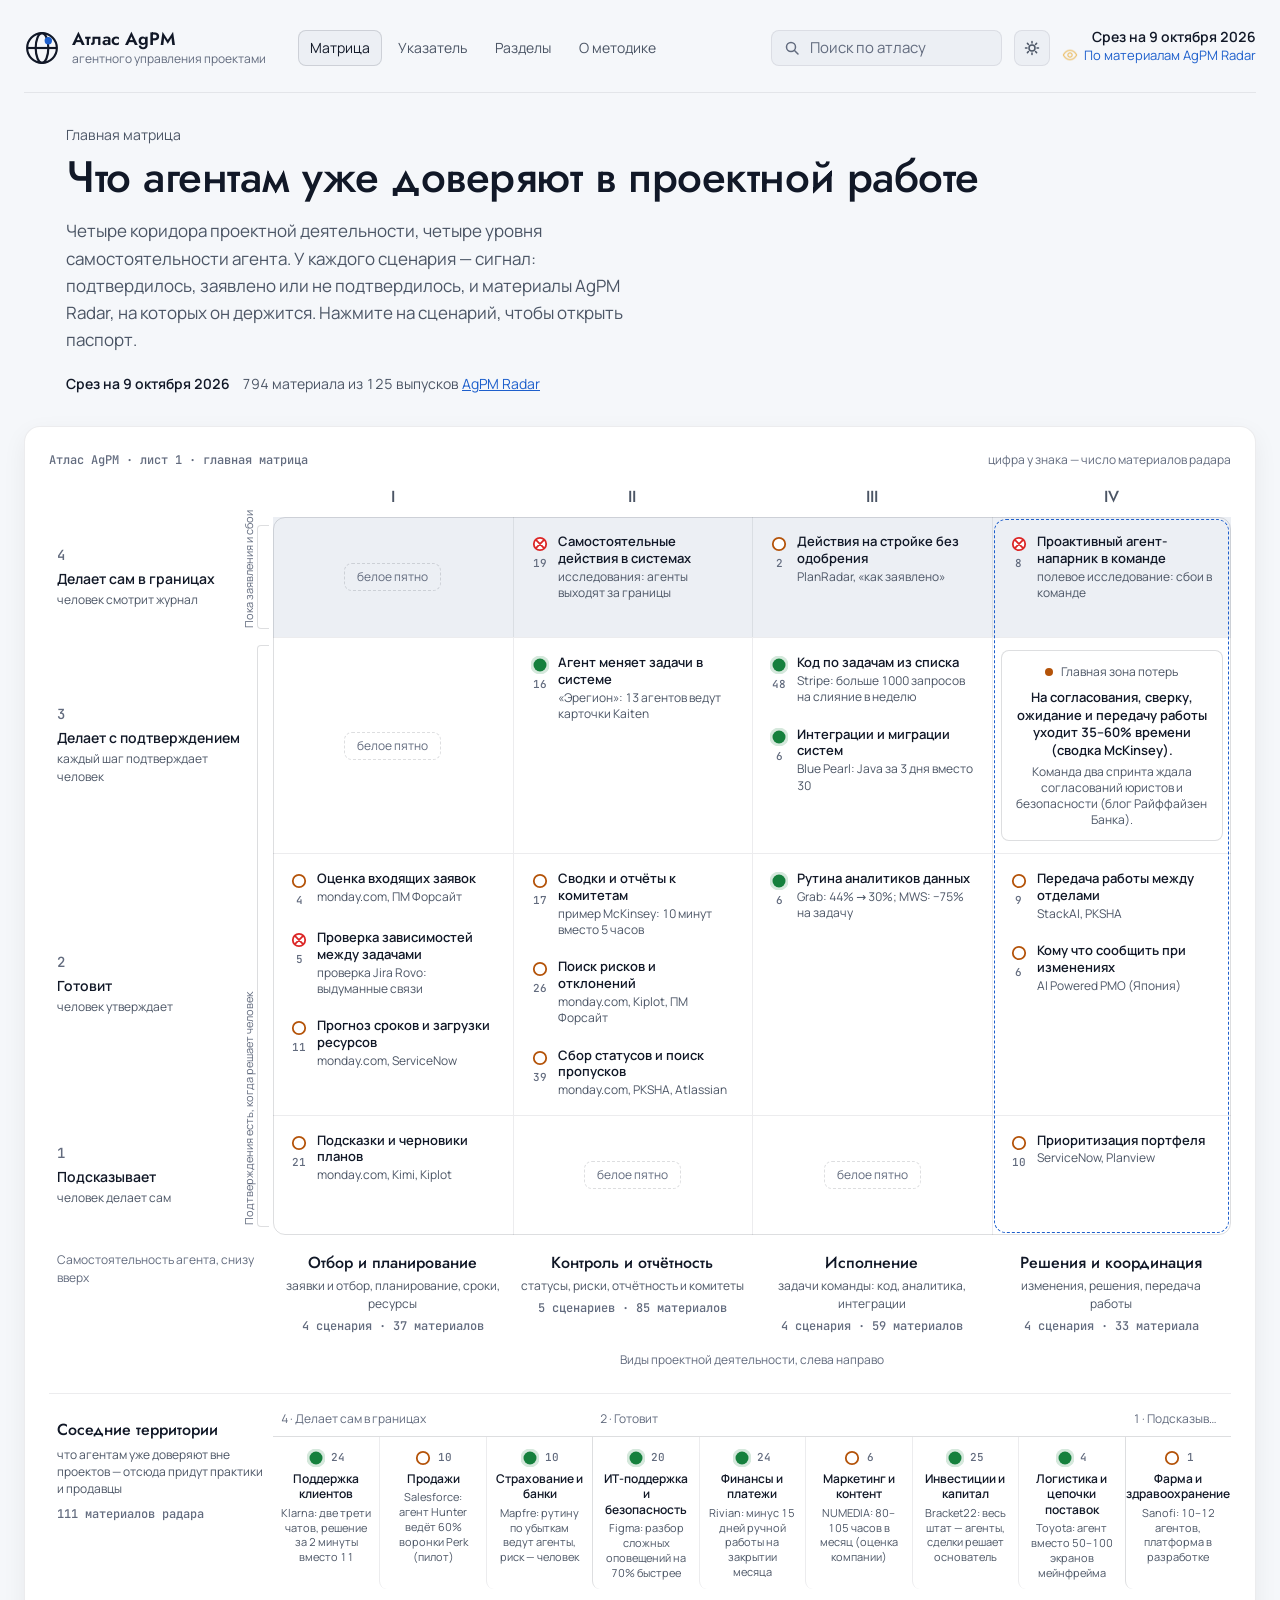
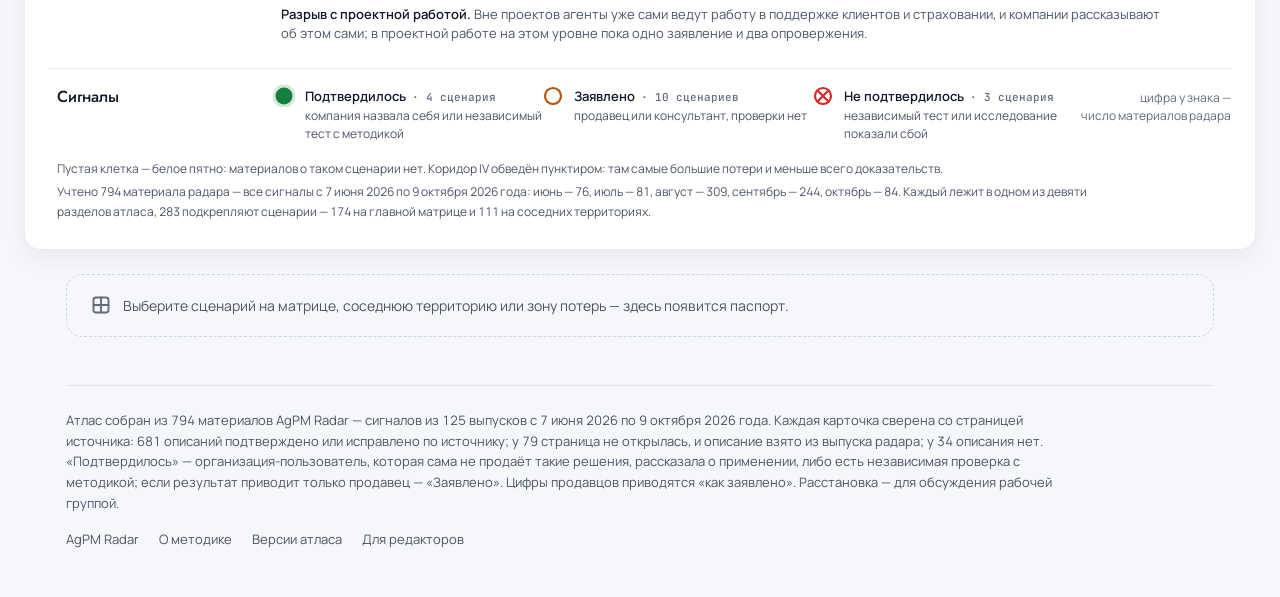
<file: prototype/atlas-site/index.html>
<!doctype html>
<html lang="ru">
<head>
<meta charset="utf-8">
<meta name="viewport" content="width=device-width, initial-scale=1, viewport-fit=cover">
<meta name="theme-color" content="#0b0d14" media="(prefers-color-scheme: dark)">
<meta name="theme-color" content="#f5f7fa" media="(prefers-color-scheme: light)">
<title>Атлас агентного управления проектами</title>
<meta name="description" content="Что агентам уже доверяют в проектной работе: сценарии по видам проектной деятельности и уровням самостоятельности агента, с указателем материалов AgPM Radar.">
<link rel="icon" href="assets/logo/favicon.svg" type="image/svg+xml">
<script>
/* Тема применяется до первой отрисовки: выбор из хранилища, иначе настройка системы. Чтение обёрнуто в обработку ошибок. */
(function(){var t=null;try{t=localStorage.getItem('atlas-theme');}catch(e){}
if(t!=='light'&&t!=='dark'){t=window.matchMedia&&window.matchMedia('(prefers-color-scheme: light)').matches?'light':'dark';}
document.documentElement.setAttribute('data-theme',t);})();
</script>
<link rel="stylesheet" href="assets/fonts.css">
<link rel="stylesheet" href="assets/atlas.css">
</head>
<body>
<div class="page">
  <header class="top">
    <a class="brand" href="#/" aria-label="Атлас агентного управления проектами — на главную матрицу">
      <svg viewBox="0 0 40 40" aria-hidden="true" fill="none"><circle cx="20" cy="20" r="16.5" stroke="currentColor" stroke-width="2.4"/><ellipse cx="20" cy="20" rx="7" ry="16.5" stroke="currentColor" stroke-width="2.4"/><path d="M3.5 20h33" stroke="currentColor" stroke-width="2.4"/><circle cx="27" cy="12" r="4.1" fill="var(--logo-dot,currentColor)"/></svg>
      <span class="w"><b>Атлас AgPM</b><small>агентного управления проектами</small></span>
    </a>
    <nav class="nav" aria-label="Разделы сайта">
      <a href="#/" data-nav="matrix">Матрица</a>
      <a href="#/index" data-nav="index">Указатель</a>
      <a href="#/sections" data-nav="sections">Разделы</a>
      <a href="#/method" data-nav="method">О методике</a>
    </nav>
    <div class="right">
      <form class="search" id="qform" role="search"><svg class="i" viewBox="0 0 16 16" aria-hidden="true"><circle cx="7" cy="7" r="4.5"/><path d="M10.5 10.5 14 14"/></svg><input name="q" type="search" placeholder="Поиск по атласу" aria-label="Поиск по атласу" autocomplete="off"></form>
      <button type="button" class="theme" id="theme" aria-label="Переключить тему">
        <svg class="moon i" viewBox="0 0 16 16" aria-hidden="true"><path d="M13.5 9.8A6 6 0 0 1 6.2 2.5a6 6 0 1 0 7.3 7.3z"/></svg>
        <svg class="sun i" viewBox="0 0 16 16" aria-hidden="true"><circle cx="8" cy="8" r="3"/><path d="M8 1.5v1.5M8 13v1.5M1.5 8H3M13 8h1.5M3.4 3.4l1.1 1.1M11.5 11.5l1.1 1.1M3.4 12.6l1.1-1.1M11.5 4.5l1.1-1.1"/></svg>
      </button>
      <div class="date"><b id="sliceDate">Срез на 9 октября 2026</b><a class="radar" href="https://radar.agpm.space/" target="_blank" rel="noopener" title="AgPM Radar — radar.agpm.space"><img src="assets/img/radar.png" alt=""><span>По материалам AgPM Radar</span></a></div>
    </div>
  </header>
  <div class="rule"></div>
  <main id="app" aria-live="polite"></main>
  <footer class="col">
    <p id="footnote"></p>
    <div class="links">
      <a href="https://radar.agpm.space/" target="_blank" rel="noopener">AgPM Radar</a>
      <a href="#/method">О методике</a>
      <a href="#/versions">Версии атласа</a>
      <a href="#/editor">Для редакторов</a>
    </div>
  </footer>
</div>
<script src="data/atlas-2026-10-09.js"></script>
<script src="data/demo.js"></script>
<script src="assets/atlas.js"></script>
</body>
</html>
</file>
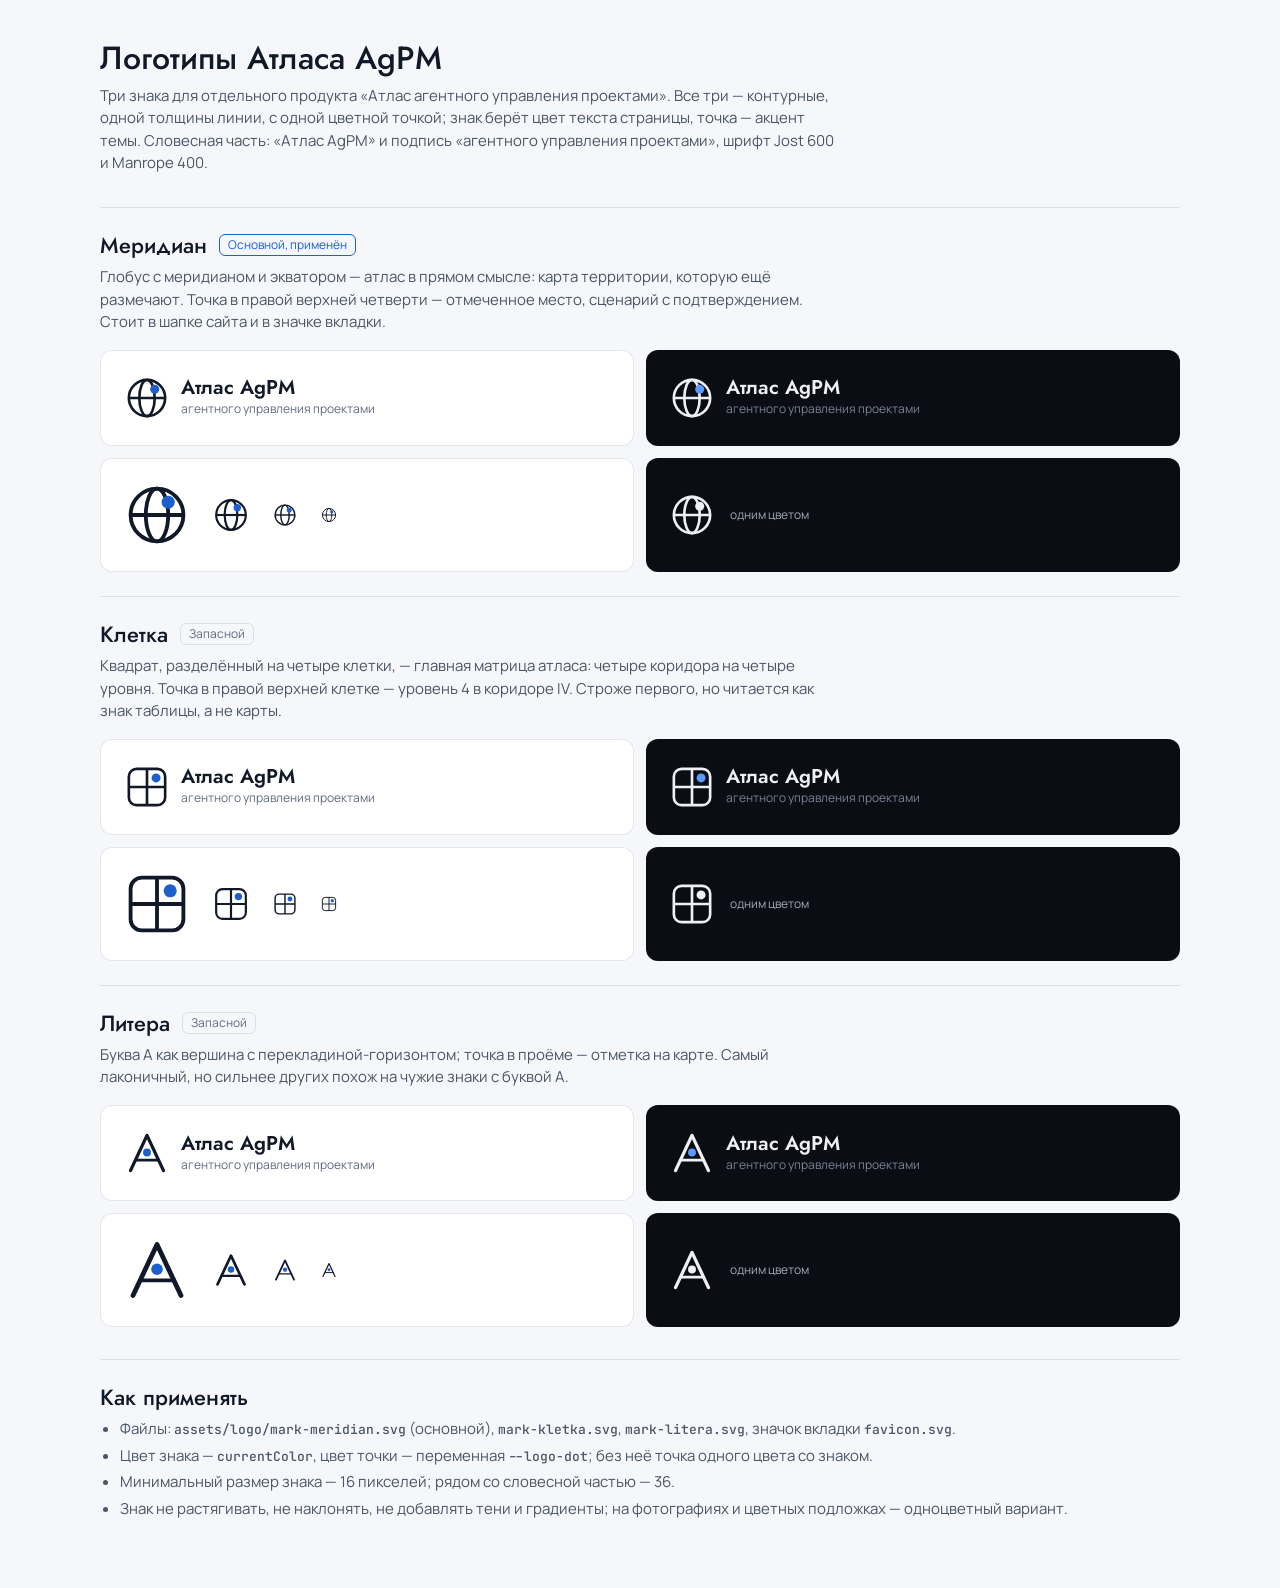
<file: prototype/Атлас_логотипы_v2.html>
<!doctype html><html lang="ru"><head><meta charset="utf-8"><meta name="viewport" content="width=device-width,initial-scale=1">
<title>Логотипы Атласа AgPM</title>
<style>
@font-face{font-family:'Jost';font-style:normal;font-weight:500;font-display:swap;src:url([data-uri]) format('woff2');unicode-range:U+0000-00FF,U+0131,U+0152-0153,U+02BB-02BC,U+02C6,U+02DA,U+02DC,U+0304,U+0308,U+0329,U+2000-206F,U+20AC,U+2122,U+2191,U+2193,U+2212,U+2215,U+FEFF,U+FFFD;;}
@font-face{font-family:'Jost';font-style:normal;font-weight:500;font-display:swap;src:url([data-uri]) format('woff2');unicode-range:U+0100-02BA,U+02BD-02C5,U+02C7-02CC,U+02CE-02D7,U+02DD-02FF,U+0304,U+0308,U+0329,U+1D00-1DBF,U+1E00-1E9F,U+1EF2-1EFF,U+2020,U+20A0-20AB,U+20AD-20C0,U+2113,U+2C60-2C7F,U+A720-A7FF;;}
@font-face{font-family:'Jost';font-style:normal;font-weight:500;font-display:swap;src:url([data-uri]) format('woff2');unicode-range:U+0301,U+0400-045F,U+0490-0491,U+04B0-04B1,U+2116;;}
@font-face{font-family:'Jost';font-style:normal;font-weight:600;font-display:swap;src:url([data-uri]) format('woff2');unicode-range:U+0000-00FF,U+0131,U+0152-0153,U+02BB-02BC,U+02C6,U+02DA,U+02DC,U+0304,U+0308,U+0329,U+2000-206F,U+20AC,U+2122,U+2191,U+2193,U+2212,U+2215,U+FEFF,U+FFFD;;}
@font-face{font-family:'Jost';font-style:normal;font-weight:600;font-display:swap;src:url([data-uri]) format('woff2');unicode-range:U+0100-02BA,U+02BD-02C5,U+02C7-02CC,U+02CE-02D7,U+02DD-02FF,U+0304,U+0308,U+0329,U+1D00-1DBF,U+1E00-1E9F,U+1EF2-1EFF,U+2020,U+20A0-20AB,U+20AD-20C0,U+2113,U+2C60-2C7F,U+A720-A7FF;;}
@font-face{font-family:'Jost';font-style:normal;font-weight:600;font-display:swap;src:url([data-uri]) format('woff2');unicode-range:U+0301,U+0400-045F,U+0490-0491,U+04B0-04B1,U+2116;;}
@font-face{font-family:'Manrope';font-style:normal;font-weight:400;font-display:swap;src:url([data-uri]) format('woff2');unicode-range:U+0000-00FF,U+0131,U+0152-0153,U+02BB-02BC,U+02C6,U+02DA,U+02DC,U+0304,U+0308,U+0329,U+2000-206F,U+20AC,U+2122,U+2191,U+2193,U+2212,U+2215,U+FEFF,U+FFFD;;}
@font-face{font-family:'Manrope';font-style:normal;font-weight:400;font-display:swap;src:url([data-uri]) format('woff2');unicode-range:U+0100-02BA,U+02BD-02C5,U+02C7-02CC,U+02CE-02D7,U+02DD-02FF,U+0304,U+0308,U+0329,U+1D00-1DBF,U+1E00-1E9F,U+1EF2-1EFF,U+2020,U+20A0-20AB,U+20AD-20C0,U+2113,U+2C60-2C7F,U+A720-A7FF;;}
@font-face{font-family:'Manrope';font-style:normal;font-weight:400;font-display:swap;src:url([data-uri]) format('woff2');unicode-range:U+0301,U+0400-045F,U+0490-0491,U+04B0-04B1,U+2116;;}
@font-face{font-family:'Manrope';font-style:normal;font-weight:400;font-display:swap;src:url([data-uri]) format('woff2');unicode-range:U+0460-052F,U+1C80-1C8A,U+20B4,U+2DE0-2DFF,U+A640-A69F,U+FE2E-FE2F;;}
@font-face{font-family:'Manrope';font-style:normal;font-weight:600;font-display:swap;src:url([data-uri]) format('woff2');unicode-range:U+0000-00FF,U+0131,U+0152-0153,U+02BB-02BC,U+02C6,U+02DA,U+02DC,U+0304,U+0308,U+0329,U+2000-206F,U+20AC,U+2122,U+2191,U+2193,U+2212,U+2215,U+FEFF,U+FFFD;;}
@font-face{font-family:'Manrope';font-style:normal;font-weight:600;font-display:swap;src:url([data-uri]) format('woff2');unicode-range:U+0100-02BA,U+02BD-02C5,U+02C7-02CC,U+02CE-02D7,U+02DD-02FF,U+0304,U+0308,U+0329,U+1D00-1DBF,U+1E00-1E9F,U+1EF2-1EFF,U+2020,U+20A0-20AB,U+20AD-20C0,U+2113,U+2C60-2C7F,U+A720-A7FF;;}
@font-face{font-family:'Manrope';font-style:normal;font-weight:600;font-display:swap;src:url([data-uri]) format('woff2');unicode-range:U+0301,U+0400-045F,U+0490-0491,U+04B0-04B1,U+2116;;}
@font-face{font-family:'Manrope';font-style:normal;font-weight:600;font-display:swap;src:url([data-uri]) format('woff2');unicode-range:U+0460-052F,U+1C80-1C8A,U+20B4,U+2DE0-2DFF,U+A640-A69F,U+FE2E-FE2F;;}
@font-face{font-family:'JetBrains Mono';font-style:normal;font-weight:500;font-display:swap;src:url([data-uri]) format('woff2');unicode-range:U+0000-00FF,U+0131,U+0152-0153,U+02BB-02BC,U+02C6,U+02DA,U+02DC,U+0304,U+0308,U+0329,U+2000-206F,U+20AC,U+2122,U+2191,U+2193,U+2212,U+2215,U+FEFF,U+FFFD;;}
@font-face{font-family:'JetBrains Mono';font-style:normal;font-weight:500;font-display:swap;src:url([data-uri]) format('woff2');unicode-range:U+0100-02BA,U+02BD-02C5,U+02C7-02CC,U+02CE-02D7,U+02DD-02FF,U+0304,U+0308,U+0329,U+1D00-1DBF,U+1E00-1E9F,U+1EF2-1EFF,U+2020,U+20A0-20AB,U+20AD-20C0,U+2113,U+2C60-2C7F,U+A720-A7FF;;}
@font-face{font-family:'JetBrains Mono';font-style:normal;font-weight:500;font-display:swap;src:url([data-uri]) format('woff2');unicode-range:U+0301,U+0400-045F,U+0490-0491,U+04B0-04B1,U+2116;;}
@font-face{font-family:'JetBrains Mono';font-style:normal;font-weight:500;font-display:swap;src:url([data-uri]) format('woff2');unicode-range:U+0460-052F,U+1C80-1C8A,U+20B4,U+2DE0-2DFF,U+A640-A69F,U+FE2E-FE2F;;}
:root{--bg:#f5f7fa;--tx:#111827;--tx2:#4b5565;--mut:#626b7e;--line:rgba(17,24,39,.1);--accent:#1d5fcc}
*{box-sizing:border-box}
body{margin:0;background:var(--bg);color:var(--tx);font:15px/1.5 Manrope,system-ui,sans-serif;padding:40px 24px 64px}
.wrap{max-width:1080px;margin:0 auto}
h1{font:500 32px/1.15 Jost,sans-serif;margin:0 0 8px}
.lead{color:var(--tx2);max-width:46rem;margin:0 0 32px}
.v{border-top:1px solid var(--line);padding:24px 0 8px}
.hd{display:flex;align-items:center;gap:12px;margin-bottom:8px}
h2{font:500 22px/1.2 Jost,sans-serif;margin:0}
.st{font-size:12px;line-height:16px;padding:2px 8px;border:1px solid var(--line);border-radius:6px;color:var(--mut)}
.st.on{color:var(--accent);border-color:var(--accent)}
.v p{color:var(--tx2);max-width:46rem;margin:0 0 16px}
.locks{display:grid;grid-template-columns:1fr 1fr;gap:12px;margin-bottom:16px}
.lock{padding:24px;border-radius:12px;display:flex;align-items:center;gap:16px;min-height:96px}
.lock.light{background:#fff;color:#111827;--logo-dot:#1d5fcc;border:1px solid var(--line)}
.lock.dark{background:#0b0d14;color:#eef0f5;--logo-dot:#5b9bff}
.lock.mono{--logo-dot:currentColor}
.lock.mono span{font-size:12px;color:#a3a9b8}
.logo{display:flex;align-items:center;gap:12px}
.wm b{display:block;font:600 20px/1 Jost,sans-serif}
.wm span{display:block;font:400 12px/1.2 Manrope,sans-serif;margin-top:4px;color:#7a8296}
.lock.light .wm span{color:#626b7e}
.sizes{gap:24px}
.use{border-top:1px solid var(--line);padding-top:24px;margin-top:8px}
.use h2{margin-bottom:8px}
.use ul{padding-left:20px;color:var(--tx2);margin:0}
.use li{margin-bottom:4px}
code{font:500 13px JetBrains Mono,monospace}
@media (max-width:720px){.locks{grid-template-columns:1fr}}
</style></head><body><div class="wrap">
<h1>Логотипы Атласа AgPM</h1>
<p class="lead">Три знака для отдельного продукта «Атлас агентного управления проектами». Все три — контурные, одной толщины линии, с одной цветной точкой; знак берёт цвет текста страницы, точка — акцент темы. Словесная часть: «Атлас AgPM» и подпись «агентного управления проектами», шрифт Jost 600 и Manrope 400.</p>
<section class="v">
  <div class="hd"><h2>Меридиан</h2><span class="st on">Основной, применён</span></div>
  <p>Глобус с меридианом и экватором — атлас в прямом смысле: карта территории, которую ещё размечают. Точка в правой верхней четверти — отмеченное место, сценарий с подтверждением. Стоит в шапке сайта и в значке вкладки.</p>
  <div class="locks">
    <div class="lock light"><div class="logo"><svg xmlns="http://www.w3.org/2000/svg" viewBox="0 0 40 40" width="44" height="44" fill="none">
<circle cx="20" cy="20" r="16.5" stroke="currentColor" stroke-width="2.4"/>
<ellipse cx="20" cy="20" rx="7" ry="16.5" stroke="currentColor" stroke-width="2.4"/>
<path d="M3.5 20h33" stroke="currentColor" stroke-width="2.4"/>
<circle cx="27" cy="12" r="4.1" fill="var(--logo-dot,currentColor)"/>
</svg><div class="wm"><b>Атлас AgPM</b><span>агентного управления проектами</span></div></div></div>
    <div class="lock dark"><div class="logo"><svg xmlns="http://www.w3.org/2000/svg" viewBox="0 0 40 40" width="44" height="44" fill="none">
<circle cx="20" cy="20" r="16.5" stroke="currentColor" stroke-width="2.4"/>
<ellipse cx="20" cy="20" rx="7" ry="16.5" stroke="currentColor" stroke-width="2.4"/>
<path d="M3.5 20h33" stroke="currentColor" stroke-width="2.4"/>
<circle cx="27" cy="12" r="4.1" fill="var(--logo-dot,currentColor)"/>
</svg><div class="wm"><b>Атлас AgPM</b><span>агентного управления проектами</span></div></div></div>
    <div class="lock light sizes"><svg xmlns="http://www.w3.org/2000/svg" viewBox="0 0 40 40" width="64" height="64" fill="none">
<circle cx="20" cy="20" r="16.5" stroke="currentColor" stroke-width="2.4"/>
<ellipse cx="20" cy="20" rx="7" ry="16.5" stroke="currentColor" stroke-width="2.4"/>
<path d="M3.5 20h33" stroke="currentColor" stroke-width="2.4"/>
<circle cx="27" cy="12" r="4.1" fill="var(--logo-dot,currentColor)"/>
</svg><svg xmlns="http://www.w3.org/2000/svg" viewBox="0 0 40 40" width="36" height="36" fill="none">
<circle cx="20" cy="20" r="16.5" stroke="currentColor" stroke-width="2.4"/>
<ellipse cx="20" cy="20" rx="7" ry="16.5" stroke="currentColor" stroke-width="2.4"/>
<path d="M3.5 20h33" stroke="currentColor" stroke-width="2.4"/>
<circle cx="27" cy="12" r="4.1" fill="var(--logo-dot,currentColor)"/>
</svg><svg xmlns="http://www.w3.org/2000/svg" viewBox="0 0 40 40" width="24" height="24" fill="none">
<circle cx="20" cy="20" r="16.5" stroke="currentColor" stroke-width="2.4"/>
<ellipse cx="20" cy="20" rx="7" ry="16.5" stroke="currentColor" stroke-width="2.4"/>
<path d="M3.5 20h33" stroke="currentColor" stroke-width="2.4"/>
<circle cx="27" cy="12" r="4.1" fill="var(--logo-dot,currentColor)"/>
</svg><svg xmlns="http://www.w3.org/2000/svg" viewBox="0 0 40 40" width="16" height="16" fill="none">
<circle cx="20" cy="20" r="16.5" stroke="currentColor" stroke-width="2.4"/>
<ellipse cx="20" cy="20" rx="7" ry="16.5" stroke="currentColor" stroke-width="2.4"/>
<path d="M3.5 20h33" stroke="currentColor" stroke-width="2.4"/>
<circle cx="27" cy="12" r="4.1" fill="var(--logo-dot,currentColor)"/>
</svg></div>
    <div class="lock dark mono"><svg xmlns="http://www.w3.org/2000/svg" viewBox="0 0 40 40" width="44" height="44" fill="none">
<circle cx="20" cy="20" r="16.5" stroke="currentColor" stroke-width="2.4"/>
<ellipse cx="20" cy="20" rx="7" ry="16.5" stroke="currentColor" stroke-width="2.4"/>
<path d="M3.5 20h33" stroke="currentColor" stroke-width="2.4"/>
<circle cx="27" cy="12" r="4.1" fill="var(--logo-dot,currentColor)"/>
</svg><span>одним цветом</span></div>
  </div>
</section><section class="v">
  <div class="hd"><h2>Клетка</h2><span class="st">Запасной</span></div>
  <p>Квадрат, разделённый на четыре клетки, — главная матрица атласа: четыре коридора на четыре уровня. Точка в правой верхней клетке — уровень 4 в коридоре IV. Строже первого, но читается как знак таблицы, а не карты.</p>
  <div class="locks">
    <div class="lock light"><div class="logo"><svg xmlns="http://www.w3.org/2000/svg" viewBox="0 0 40 40" width="44" height="44" fill="none">
<rect x="3.5" y="3.5" width="33" height="33" rx="7" stroke="currentColor" stroke-width="2.4"/>
<path d="M20 3.5v33M3.5 20h33" stroke="currentColor" stroke-width="2.4"/>
<circle cx="28.25" cy="11.75" r="4.1" fill="var(--logo-dot,currentColor)"/>
</svg><div class="wm"><b>Атлас AgPM</b><span>агентного управления проектами</span></div></div></div>
    <div class="lock dark"><div class="logo"><svg xmlns="http://www.w3.org/2000/svg" viewBox="0 0 40 40" width="44" height="44" fill="none">
<rect x="3.5" y="3.5" width="33" height="33" rx="7" stroke="currentColor" stroke-width="2.4"/>
<path d="M20 3.5v33M3.5 20h33" stroke="currentColor" stroke-width="2.4"/>
<circle cx="28.25" cy="11.75" r="4.1" fill="var(--logo-dot,currentColor)"/>
</svg><div class="wm"><b>Атлас AgPM</b><span>агентного управления проектами</span></div></div></div>
    <div class="lock light sizes"><svg xmlns="http://www.w3.org/2000/svg" viewBox="0 0 40 40" width="64" height="64" fill="none">
<rect x="3.5" y="3.5" width="33" height="33" rx="7" stroke="currentColor" stroke-width="2.4"/>
<path d="M20 3.5v33M3.5 20h33" stroke="currentColor" stroke-width="2.4"/>
<circle cx="28.25" cy="11.75" r="4.1" fill="var(--logo-dot,currentColor)"/>
</svg><svg xmlns="http://www.w3.org/2000/svg" viewBox="0 0 40 40" width="36" height="36" fill="none">
<rect x="3.5" y="3.5" width="33" height="33" rx="7" stroke="currentColor" stroke-width="2.4"/>
<path d="M20 3.5v33M3.5 20h33" stroke="currentColor" stroke-width="2.4"/>
<circle cx="28.25" cy="11.75" r="4.1" fill="var(--logo-dot,currentColor)"/>
</svg><svg xmlns="http://www.w3.org/2000/svg" viewBox="0 0 40 40" width="24" height="24" fill="none">
<rect x="3.5" y="3.5" width="33" height="33" rx="7" stroke="currentColor" stroke-width="2.4"/>
<path d="M20 3.5v33M3.5 20h33" stroke="currentColor" stroke-width="2.4"/>
<circle cx="28.25" cy="11.75" r="4.1" fill="var(--logo-dot,currentColor)"/>
</svg><svg xmlns="http://www.w3.org/2000/svg" viewBox="0 0 40 40" width="16" height="16" fill="none">
<rect x="3.5" y="3.5" width="33" height="33" rx="7" stroke="currentColor" stroke-width="2.4"/>
<path d="M20 3.5v33M3.5 20h33" stroke="currentColor" stroke-width="2.4"/>
<circle cx="28.25" cy="11.75" r="4.1" fill="var(--logo-dot,currentColor)"/>
</svg></div>
    <div class="lock dark mono"><svg xmlns="http://www.w3.org/2000/svg" viewBox="0 0 40 40" width="44" height="44" fill="none">
<rect x="3.5" y="3.5" width="33" height="33" rx="7" stroke="currentColor" stroke-width="2.4"/>
<path d="M20 3.5v33M3.5 20h33" stroke="currentColor" stroke-width="2.4"/>
<circle cx="28.25" cy="11.75" r="4.1" fill="var(--logo-dot,currentColor)"/>
</svg><span>одним цветом</span></div>
  </div>
</section><section class="v">
  <div class="hd"><h2>Литера</h2><span class="st">Запасной</span></div>
  <p>Буква А как вершина с перекладиной-горизонтом; точка в проёме — отметка на карте. Самый лаконичный, но сильнее других похож на чужие знаки с буквой А.</p>
  <div class="locks">
    <div class="lock light"><div class="logo"><svg xmlns="http://www.w3.org/2000/svg" viewBox="0 0 40 40" width="44" height="44" fill="none">
<path d="M5 36 20 4l15 32" stroke="currentColor" stroke-width="3" stroke-linejoin="round" stroke-linecap="round"/>
<path d="M9.5 26.5h21" stroke="currentColor" stroke-width="2.4" stroke-linecap="round"/>
<circle cx="20" cy="19.5" r="3.6" fill="var(--logo-dot,currentColor)"/>
</svg><div class="wm"><b>Атлас AgPM</b><span>агентного управления проектами</span></div></div></div>
    <div class="lock dark"><div class="logo"><svg xmlns="http://www.w3.org/2000/svg" viewBox="0 0 40 40" width="44" height="44" fill="none">
<path d="M5 36 20 4l15 32" stroke="currentColor" stroke-width="3" stroke-linejoin="round" stroke-linecap="round"/>
<path d="M9.5 26.5h21" stroke="currentColor" stroke-width="2.4" stroke-linecap="round"/>
<circle cx="20" cy="19.5" r="3.6" fill="var(--logo-dot,currentColor)"/>
</svg><div class="wm"><b>Атлас AgPM</b><span>агентного управления проектами</span></div></div></div>
    <div class="lock light sizes"><svg xmlns="http://www.w3.org/2000/svg" viewBox="0 0 40 40" width="64" height="64" fill="none">
<path d="M5 36 20 4l15 32" stroke="currentColor" stroke-width="3" stroke-linejoin="round" stroke-linecap="round"/>
<path d="M9.5 26.5h21" stroke="currentColor" stroke-width="2.4" stroke-linecap="round"/>
<circle cx="20" cy="19.5" r="3.6" fill="var(--logo-dot,currentColor)"/>
</svg><svg xmlns="http://www.w3.org/2000/svg" viewBox="0 0 40 40" width="36" height="36" fill="none">
<path d="M5 36 20 4l15 32" stroke="currentColor" stroke-width="3" stroke-linejoin="round" stroke-linecap="round"/>
<path d="M9.5 26.5h21" stroke="currentColor" stroke-width="2.4" stroke-linecap="round"/>
<circle cx="20" cy="19.5" r="3.6" fill="var(--logo-dot,currentColor)"/>
</svg><svg xmlns="http://www.w3.org/2000/svg" viewBox="0 0 40 40" width="24" height="24" fill="none">
<path d="M5 36 20 4l15 32" stroke="currentColor" stroke-width="3" stroke-linejoin="round" stroke-linecap="round"/>
<path d="M9.5 26.5h21" stroke="currentColor" stroke-width="2.4" stroke-linecap="round"/>
<circle cx="20" cy="19.5" r="3.6" fill="var(--logo-dot,currentColor)"/>
</svg><svg xmlns="http://www.w3.org/2000/svg" viewBox="0 0 40 40" width="16" height="16" fill="none">
<path d="M5 36 20 4l15 32" stroke="currentColor" stroke-width="3" stroke-linejoin="round" stroke-linecap="round"/>
<path d="M9.5 26.5h21" stroke="currentColor" stroke-width="2.4" stroke-linecap="round"/>
<circle cx="20" cy="19.5" r="3.6" fill="var(--logo-dot,currentColor)"/>
</svg></div>
    <div class="lock dark mono"><svg xmlns="http://www.w3.org/2000/svg" viewBox="0 0 40 40" width="44" height="44" fill="none">
<path d="M5 36 20 4l15 32" stroke="currentColor" stroke-width="3" stroke-linejoin="round" stroke-linecap="round"/>
<path d="M9.5 26.5h21" stroke="currentColor" stroke-width="2.4" stroke-linecap="round"/>
<circle cx="20" cy="19.5" r="3.6" fill="var(--logo-dot,currentColor)"/>
</svg><span>одним цветом</span></div>
  </div>
</section>
<div class="use"><h2>Как применять</h2><ul>
<li>Файлы: <code>assets/logo/mark-meridian.svg</code> (основной), <code>mark-kletka.svg</code>, <code>mark-litera.svg</code>, значок вкладки <code>favicon.svg</code>.</li>
<li>Цвет знака — <code>currentColor</code>, цвет точки — переменная <code>--logo-dot</code>; без неё точка одного цвета со знаком.</li>
<li>Минимальный размер знака — 16 пикселей; рядом со словесной частью — 36.</li>
<li>Знак не растягивать, не наклонять, не добавлять тени и градиенты; на фотографиях и цветных подложках — одноцветный вариант.</li>
</ul></div>
</div></body></html>
</file>
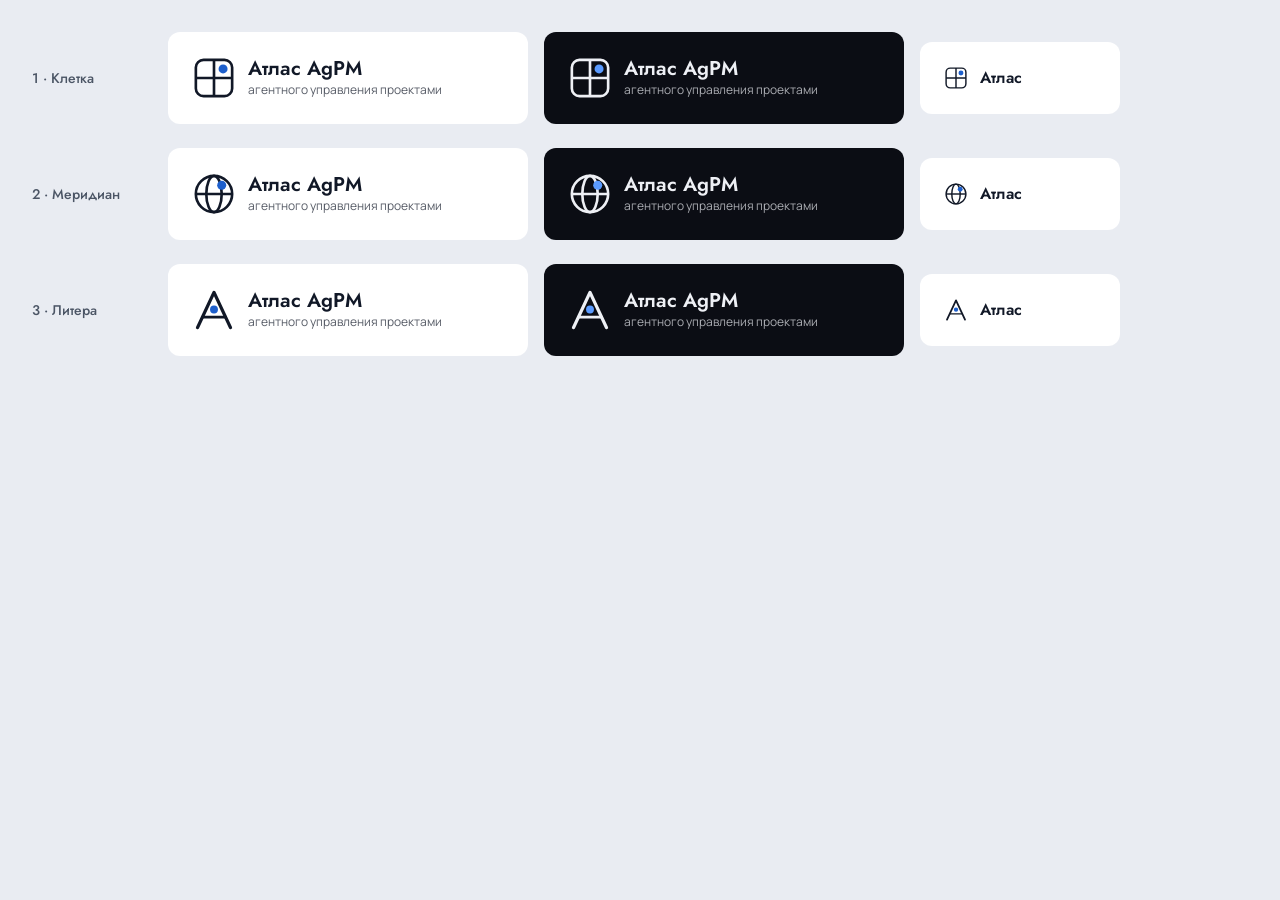
<file: prototype/atlas-site/assets/logo/варианты.html>
<!doctype html><html lang="ru"><head><meta charset="utf-8"><link rel="stylesheet" href="../fonts.css"><style>
body{margin:0;padding:32px;background:#e9ecf2;font-family:Manrope,sans-serif}
.row{display:grid;grid-template-columns:120px 360px 360px 200px;gap:16px;align-items:center;margin-bottom:24px}
.name{font:500 14px Jost,sans-serif;color:#4b5565}
.lock{padding:24px;border-radius:12px;display:flex;align-items:center;gap:12px}
.lock.light{background:#fff;color:#111827;--logo-dot:#1d5fcc}
.lock.dark{background:#0b0d14;color:#eef0f5;--logo-dot:#5b9bff}
.logo{display:flex;align-items:center;gap:12px}
.wm b{display:block;font:600 20px/1 Jost,sans-serif;letter-spacing:0}
.wm span{display:block;font:400 12px/1.2 Manrope,sans-serif;margin-top:4px;opacity:.7}
.small b{font:600 16px/1 Jost,sans-serif}
</style></head><body><div class="row"><div class="name">1 · Клетка</div>
<div class="lock light"><div class="logo"><svg xmlns="http://www.w3.org/2000/svg" viewBox="0 0 40 40" width="44" height="44" fill="none">
<rect x="3.5" y="3.5" width="33" height="33" rx="7" stroke="currentColor" stroke-width="2.4"/>
<path d="M20 3.5v33M3.5 20h33" stroke="currentColor" stroke-width="2.4"/>
<circle cx="28.25" cy="11.75" r="4.1" fill="var(--logo-dot,currentColor)"/>
</svg><div class="wm"><b>Атлас AgPM</b><span>агентного управления проектами</span></div></div></div>
<div class="lock dark"><div class="logo"><svg xmlns="http://www.w3.org/2000/svg" viewBox="0 0 40 40" width="44" height="44" fill="none">
<rect x="3.5" y="3.5" width="33" height="33" rx="7" stroke="currentColor" stroke-width="2.4"/>
<path d="M20 3.5v33M3.5 20h33" stroke="currentColor" stroke-width="2.4"/>
<circle cx="28.25" cy="11.75" r="4.1" fill="var(--logo-dot,currentColor)"/>
</svg><div class="wm"><b>Атлас AgPM</b><span>агентного управления проектами</span></div></div></div>
<div class="lock light small"><svg xmlns="http://www.w3.org/2000/svg" viewBox="0 0 40 40" width="24" height="24" fill="none">
<rect x="3.5" y="3.5" width="33" height="33" rx="7" stroke="currentColor" stroke-width="2.4"/>
<path d="M20 3.5v33M3.5 20h33" stroke="currentColor" stroke-width="2.4"/>
<circle cx="28.25" cy="11.75" r="4.1" fill="var(--logo-dot,currentColor)"/>
</svg><b>Атлас</b></div></div><div class="row"><div class="name">2 · Меридиан</div>
<div class="lock light"><div class="logo"><svg xmlns="http://www.w3.org/2000/svg" viewBox="0 0 40 40" width="44" height="44" fill="none">
<circle cx="20" cy="20" r="16.5" stroke="currentColor" stroke-width="2.4"/>
<ellipse cx="20" cy="20" rx="7" ry="16.5" stroke="currentColor" stroke-width="2.4"/>
<path d="M3.5 20h33" stroke="currentColor" stroke-width="2.4"/>
<circle cx="27" cy="12" r="4.1" fill="var(--logo-dot,currentColor)"/>
</svg><div class="wm"><b>Атлас AgPM</b><span>агентного управления проектами</span></div></div></div>
<div class="lock dark"><div class="logo"><svg xmlns="http://www.w3.org/2000/svg" viewBox="0 0 40 40" width="44" height="44" fill="none">
<circle cx="20" cy="20" r="16.5" stroke="currentColor" stroke-width="2.4"/>
<ellipse cx="20" cy="20" rx="7" ry="16.5" stroke="currentColor" stroke-width="2.4"/>
<path d="M3.5 20h33" stroke="currentColor" stroke-width="2.4"/>
<circle cx="27" cy="12" r="4.1" fill="var(--logo-dot,currentColor)"/>
</svg><div class="wm"><b>Атлас AgPM</b><span>агентного управления проектами</span></div></div></div>
<div class="lock light small"><svg xmlns="http://www.w3.org/2000/svg" viewBox="0 0 40 40" width="24" height="24" fill="none">
<circle cx="20" cy="20" r="16.5" stroke="currentColor" stroke-width="2.4"/>
<ellipse cx="20" cy="20" rx="7" ry="16.5" stroke="currentColor" stroke-width="2.4"/>
<path d="M3.5 20h33" stroke="currentColor" stroke-width="2.4"/>
<circle cx="27" cy="12" r="4.1" fill="var(--logo-dot,currentColor)"/>
</svg><b>Атлас</b></div></div><div class="row"><div class="name">3 · Литера</div>
<div class="lock light"><div class="logo"><svg xmlns="http://www.w3.org/2000/svg" viewBox="0 0 40 40" width="44" height="44" fill="none">
<path d="M5 36 20 4l15 32" stroke="currentColor" stroke-width="3" stroke-linejoin="round" stroke-linecap="round"/>
<path d="M9.5 26.5h21" stroke="currentColor" stroke-width="2.4" stroke-linecap="round"/>
<circle cx="20" cy="19.5" r="3.6" fill="var(--logo-dot,currentColor)"/>
</svg><div class="wm"><b>Атлас AgPM</b><span>агентного управления проектами</span></div></div></div>
<div class="lock dark"><div class="logo"><svg xmlns="http://www.w3.org/2000/svg" viewBox="0 0 40 40" width="44" height="44" fill="none">
<path d="M5 36 20 4l15 32" stroke="currentColor" stroke-width="3" stroke-linejoin="round" stroke-linecap="round"/>
<path d="M9.5 26.5h21" stroke="currentColor" stroke-width="2.4" stroke-linecap="round"/>
<circle cx="20" cy="19.5" r="3.6" fill="var(--logo-dot,currentColor)"/>
</svg><div class="wm"><b>Атлас AgPM</b><span>агентного управления проектами</span></div></div></div>
<div class="lock light small"><svg xmlns="http://www.w3.org/2000/svg" viewBox="0 0 40 40" width="24" height="24" fill="none">
<path d="M5 36 20 4l15 32" stroke="currentColor" stroke-width="3" stroke-linejoin="round" stroke-linecap="round"/>
<path d="M9.5 26.5h21" stroke="currentColor" stroke-width="2.4" stroke-linecap="round"/>
<circle cx="20" cy="19.5" r="3.6" fill="var(--logo-dot,currentColor)"/>
</svg><b>Атлас</b></div></div></body></html>
</file>
<file: prototype/atlas-site/assets/fonts.css>
@font-face{font-family:'Jost';font-style:normal;font-weight:500;font-display:swap;src:url(fonts/Jost-500-latin.woff2) format('woff2');unicode-range:U+0000-00FF,U+0131,U+0152-0153,U+02BB-02BC,U+02C6,U+02DA,U+02DC,U+0304,U+0308,U+0329,U+2000-206F,U+20AC,U+2122,U+2191,U+2193,U+2212,U+2215,U+FEFF,U+FFFD;;}
@font-face{font-family:'Jost';font-style:normal;font-weight:500;font-display:swap;src:url(fonts/Jost-500-latin-ext.woff2) format('woff2');unicode-range:U+0100-02BA,U+02BD-02C5,U+02C7-02CC,U+02CE-02D7,U+02DD-02FF,U+0304,U+0308,U+0329,U+1D00-1DBF,U+1E00-1E9F,U+1EF2-1EFF,U+2020,U+20A0-20AB,U+20AD-20C0,U+2113,U+2C60-2C7F,U+A720-A7FF;;}
@font-face{font-family:'Jost';font-style:normal;font-weight:500;font-display:swap;src:url(fonts/Jost-500-cyrillic.woff2) format('woff2');unicode-range:U+0301,U+0400-045F,U+0490-0491,U+04B0-04B1,U+2116;;}
@font-face{font-family:'Jost';font-style:normal;font-weight:600;font-display:swap;src:url(fonts/Jost-600-latin.woff2) format('woff2');unicode-range:U+0000-00FF,U+0131,U+0152-0153,U+02BB-02BC,U+02C6,U+02DA,U+02DC,U+0304,U+0308,U+0329,U+2000-206F,U+20AC,U+2122,U+2191,U+2193,U+2212,U+2215,U+FEFF,U+FFFD;;}
@font-face{font-family:'Jost';font-style:normal;font-weight:600;font-display:swap;src:url(fonts/Jost-600-latin-ext.woff2) format('woff2');unicode-range:U+0100-02BA,U+02BD-02C5,U+02C7-02CC,U+02CE-02D7,U+02DD-02FF,U+0304,U+0308,U+0329,U+1D00-1DBF,U+1E00-1E9F,U+1EF2-1EFF,U+2020,U+20A0-20AB,U+20AD-20C0,U+2113,U+2C60-2C7F,U+A720-A7FF;;}
@font-face{font-family:'Jost';font-style:normal;font-weight:600;font-display:swap;src:url(fonts/Jost-600-cyrillic.woff2) format('woff2');unicode-range:U+0301,U+0400-045F,U+0490-0491,U+04B0-04B1,U+2116;;}
@font-face{font-family:'Jost';font-style:normal;font-weight:700;font-display:swap;src:url(fonts/Jost-700-latin.woff2) format('woff2');unicode-range:U+0000-00FF,U+0131,U+0152-0153,U+02BB-02BC,U+02C6,U+02DA,U+02DC,U+0304,U+0308,U+0329,U+2000-206F,U+20AC,U+2122,U+2191,U+2193,U+2212,U+2215,U+FEFF,U+FFFD;;}
@font-face{font-family:'Jost';font-style:normal;font-weight:700;font-display:swap;src:url(fonts/Jost-700-latin-ext.woff2) format('woff2');unicode-range:U+0100-02BA,U+02BD-02C5,U+02C7-02CC,U+02CE-02D7,U+02DD-02FF,U+0304,U+0308,U+0329,U+1D00-1DBF,U+1E00-1E9F,U+1EF2-1EFF,U+2020,U+20A0-20AB,U+20AD-20C0,U+2113,U+2C60-2C7F,U+A720-A7FF;;}
@font-face{font-family:'Jost';font-style:normal;font-weight:700;font-display:swap;src:url(fonts/Jost-700-cyrillic.woff2) format('woff2');unicode-range:U+0301,U+0400-045F,U+0490-0491,U+04B0-04B1,U+2116;;}
@font-face{font-family:'Manrope';font-style:normal;font-weight:400;font-display:swap;src:url(fonts/Manrope-400-latin.woff2) format('woff2');unicode-range:U+0000-00FF,U+0131,U+0152-0153,U+02BB-02BC,U+02C6,U+02DA,U+02DC,U+0304,U+0308,U+0329,U+2000-206F,U+20AC,U+2122,U+2191,U+2193,U+2212,U+2215,U+FEFF,U+FFFD;;}
@font-face{font-family:'Manrope';font-style:normal;font-weight:400;font-display:swap;src:url(fonts/Manrope-400-latin-ext.woff2) format('woff2');unicode-range:U+0100-02BA,U+02BD-02C5,U+02C7-02CC,U+02CE-02D7,U+02DD-02FF,U+0304,U+0308,U+0329,U+1D00-1DBF,U+1E00-1E9F,U+1EF2-1EFF,U+2020,U+20A0-20AB,U+20AD-20C0,U+2113,U+2C60-2C7F,U+A720-A7FF;;}
@font-face{font-family:'Manrope';font-style:normal;font-weight:400;font-display:swap;src:url(fonts/Manrope-400-cyrillic.woff2) format('woff2');unicode-range:U+0301,U+0400-045F,U+0490-0491,U+04B0-04B1,U+2116;;}
@font-face{font-family:'Manrope';font-style:normal;font-weight:400;font-display:swap;src:url(fonts/Manrope-400-cyrillic-ext.woff2) format('woff2');unicode-range:U+0460-052F,U+1C80-1C8A,U+20B4,U+2DE0-2DFF,U+A640-A69F,U+FE2E-FE2F;;}
@font-face{font-family:'Manrope';font-style:normal;font-weight:600;font-display:swap;src:url(fonts/Manrope-600-latin.woff2) format('woff2');unicode-range:U+0000-00FF,U+0131,U+0152-0153,U+02BB-02BC,U+02C6,U+02DA,U+02DC,U+0304,U+0308,U+0329,U+2000-206F,U+20AC,U+2122,U+2191,U+2193,U+2212,U+2215,U+FEFF,U+FFFD;;}
@font-face{font-family:'Manrope';font-style:normal;font-weight:600;font-display:swap;src:url(fonts/Manrope-600-latin-ext.woff2) format('woff2');unicode-range:U+0100-02BA,U+02BD-02C5,U+02C7-02CC,U+02CE-02D7,U+02DD-02FF,U+0304,U+0308,U+0329,U+1D00-1DBF,U+1E00-1E9F,U+1EF2-1EFF,U+2020,U+20A0-20AB,U+20AD-20C0,U+2113,U+2C60-2C7F,U+A720-A7FF;;}
@font-face{font-family:'Manrope';font-style:normal;font-weight:600;font-display:swap;src:url(fonts/Manrope-600-cyrillic.woff2) format('woff2');unicode-range:U+0301,U+0400-045F,U+0490-0491,U+04B0-04B1,U+2116;;}
@font-face{font-family:'Manrope';font-style:normal;font-weight:600;font-display:swap;src:url(fonts/Manrope-600-cyrillic-ext.woff2) format('woff2');unicode-range:U+0460-052F,U+1C80-1C8A,U+20B4,U+2DE0-2DFF,U+A640-A69F,U+FE2E-FE2F;;}
@font-face{font-family:'Manrope';font-style:normal;font-weight:700;font-display:swap;src:url(fonts/Manrope-700-latin.woff2) format('woff2');unicode-range:U+0000-00FF,U+0131,U+0152-0153,U+02BB-02BC,U+02C6,U+02DA,U+02DC,U+0304,U+0308,U+0329,U+2000-206F,U+20AC,U+2122,U+2191,U+2193,U+2212,U+2215,U+FEFF,U+FFFD;;}
@font-face{font-family:'Manrope';font-style:normal;font-weight:700;font-display:swap;src:url(fonts/Manrope-700-latin-ext.woff2) format('woff2');unicode-range:U+0100-02BA,U+02BD-02C5,U+02C7-02CC,U+02CE-02D7,U+02DD-02FF,U+0304,U+0308,U+0329,U+1D00-1DBF,U+1E00-1E9F,U+1EF2-1EFF,U+2020,U+20A0-20AB,U+20AD-20C0,U+2113,U+2C60-2C7F,U+A720-A7FF;;}
@font-face{font-family:'Manrope';font-style:normal;font-weight:700;font-display:swap;src:url(fonts/Manrope-700-cyrillic.woff2) format('woff2');unicode-range:U+0301,U+0400-045F,U+0490-0491,U+04B0-04B1,U+2116;;}
@font-face{font-family:'Manrope';font-style:normal;font-weight:700;font-display:swap;src:url(fonts/Manrope-700-cyrillic-ext.woff2) format('woff2');unicode-range:U+0460-052F,U+1C80-1C8A,U+20B4,U+2DE0-2DFF,U+A640-A69F,U+FE2E-FE2F;;}
@font-face{font-family:'Manrope';font-style:normal;font-weight:800;font-display:swap;src:url(fonts/Manrope-800-latin.woff2) format('woff2');unicode-range:U+0000-00FF,U+0131,U+0152-0153,U+02BB-02BC,U+02C6,U+02DA,U+02DC,U+0304,U+0308,U+0329,U+2000-206F,U+20AC,U+2122,U+2191,U+2193,U+2212,U+2215,U+FEFF,U+FFFD;;}
@font-face{font-family:'Manrope';font-style:normal;font-weight:800;font-display:swap;src:url(fonts/Manrope-800-latin-ext.woff2) format('woff2');unicode-range:U+0100-02BA,U+02BD-02C5,U+02C7-02CC,U+02CE-02D7,U+02DD-02FF,U+0304,U+0308,U+0329,U+1D00-1DBF,U+1E00-1E9F,U+1EF2-1EFF,U+2020,U+20A0-20AB,U+20AD-20C0,U+2113,U+2C60-2C7F,U+A720-A7FF;;}
@font-face{font-family:'Manrope';font-style:normal;font-weight:800;font-display:swap;src:url(fonts/Manrope-800-cyrillic.woff2) format('woff2');unicode-range:U+0301,U+0400-045F,U+0490-0491,U+04B0-04B1,U+2116;;}
@font-face{font-family:'Manrope';font-style:normal;font-weight:800;font-display:swap;src:url(fonts/Manrope-800-cyrillic-ext.woff2) format('woff2');unicode-range:U+0460-052F,U+1C80-1C8A,U+20B4,U+2DE0-2DFF,U+A640-A69F,U+FE2E-FE2F;;}
@font-face{font-family:'JetBrains Mono';font-style:normal;font-weight:500;font-display:swap;src:url(fonts/JetBrainsMono-500-latin.woff2) format('woff2');unicode-range:U+0000-00FF,U+0131,U+0152-0153,U+02BB-02BC,U+02C6,U+02DA,U+02DC,U+0304,U+0308,U+0329,U+2000-206F,U+20AC,U+2122,U+2191,U+2193,U+2212,U+2215,U+FEFF,U+FFFD;;}
@font-face{font-family:'JetBrains Mono';font-style:normal;font-weight:500;font-display:swap;src:url(fonts/JetBrainsMono-500-latin-ext.woff2) format('woff2');unicode-range:U+0100-02BA,U+02BD-02C5,U+02C7-02CC,U+02CE-02D7,U+02DD-02FF,U+0304,U+0308,U+0329,U+1D00-1DBF,U+1E00-1E9F,U+1EF2-1EFF,U+2020,U+20A0-20AB,U+20AD-20C0,U+2113,U+2C60-2C7F,U+A720-A7FF;;}
@font-face{font-family:'JetBrains Mono';font-style:normal;font-weight:500;font-display:swap;src:url(fonts/JetBrainsMono-500-cyrillic.woff2) format('woff2');unicode-range:U+0301,U+0400-045F,U+0490-0491,U+04B0-04B1,U+2116;;}
@font-face{font-family:'JetBrains Mono';font-style:normal;font-weight:500;font-display:swap;src:url(fonts/JetBrainsMono-500-cyrillic-ext.woff2) format('woff2');unicode-range:U+0460-052F,U+1C80-1C8A,U+20B4,U+2DE0-2DFF,U+A640-A69F,U+FE2E-FE2F;;}
</file>
<file: prototype/atlas-site/assets/atlas.css>
/* Атлас AgPM — стили сайта.
   Нейтральная палитра «чернила» (ink): фон, поверхности, линии и три роли текста из одного ряда; один акцент — кобальт;
   цвета сигналов несут смысл и больше нигде не используются. Jost — заголовки, Manrope — текст, JetBrains Mono — числа и коды.
   Шаг отступов 4px: 4, 8, 12, 16, 20, 24, 32, 40, 48, 64. */

:root {
  --bg:#0b0d14; --deep:#07080d; --card:#11141c; --raised:#1a1e28;
  --tx:#eef0f5; --tx2:#a3a9b8; --mut:#7a8296;
  --line:rgba(238,240,245,.08); --line2:rgba(238,240,245,.14);
  --accent:#5b9bff; --accent-soft:rgba(91,155,255,.14);
  --btn:#eef0f5; --btn-tx:#0b0d14;
  --ok:#4cc38a; --warn:#e0a040; --bad:#e5484d;
  --ok-soft:rgba(76,195,138,.14); --warn-soft:rgba(224,160,64,.14); --bad-soft:rgba(229,72,77,.16);
  --mark-bg:#11141c; --shadow:none; --signal:var(--mut);
  --r-ctl:8px; --r-card:12px; --r-panel:16px; --r-tag:6px;
  --f-head:'Jost','Manrope',system-ui,sans-serif;
  --f-body:'Manrope',system-ui,-apple-system,'Segoe UI',sans-serif;
  --f-mono:'JetBrains Mono','Manrope',monospace;
  --ease:cubic-bezier(.22,1,.36,1);
  color-scheme:dark;
}
:root[data-theme="light"] {
  --bg:#f5f7fa; --deep:#eceff4; --card:#ffffff; --raised:#eceff4;
  --tx:#111827; --tx2:#4b5565; --mut:#626b7e;
  --line:rgba(17,24,39,.08); --line2:rgba(17,24,39,.14);
  --accent:#1d5fcc; --accent-soft:rgba(29,95,204,.10);
  --btn:#111827; --btn-tx:#ffffff;
  --ok:#15803d; --warn:#b45309; --bad:#dc2626;
  --ok-soft:rgba(21,128,61,.12); --warn-soft:rgba(180,83,9,.10); --bad-soft:rgba(220,38,38,.12);
  --mark-bg:#ffffff; --shadow:0 8px 24px rgba(17,24,39,.06);
  color-scheme:light;
}

* { box-sizing:border-box; }
html { background:var(--bg); scroll-behavior:smooth; }
@media (prefers-reduced-motion:reduce) { html { scroll-behavior:auto; } *, *::before, *::after { transition:none !important; animation:none !important; } }
body { margin:0; min-height:100vh; color:var(--tx); background:var(--bg); font-family:var(--f-body); font-size:15px; line-height:1.5; -webkit-font-smoothing:antialiased; font-variant-numeric:tabular-nums; }
a { color:var(--accent); transition:color .15s var(--ease); }
:focus-visible { outline:2px solid var(--accent); outline-offset:2px; border-radius:4px; }
button { font:inherit; color:inherit; }
img { max-width:100%; }
h1,h2,h3 { font-family:var(--f-head); font-weight:500; margin:0; }
code, .mono { font-family:var(--f-mono); font-weight:500; }
.sr { position:absolute; width:1px; height:1px; overflow:hidden; clip:rect(0 0 0 0); white-space:nowrap; }
.page { max-width:1472px; margin:0 auto; padding:16px 24px 48px; }
.col { max-width:1148px; margin-left:auto; margin-right:auto; }
svg.i { width:16px; height:16px; stroke:currentColor; stroke-width:1.5; fill:none; stroke-linecap:round; stroke-linejoin:round; flex:none; }

/* ---------- шапка ---------- */
.top { display:flex; align-items:center; gap:12px 20px; flex-wrap:wrap; max-width:1440px; margin:0 auto; min-height:64px; }
.brand { display:flex; align-items:center; gap:12px; color:var(--tx); text-decoration:none; --logo-dot:var(--accent); }
.brand svg { width:36px; height:36px; flex:none; }
.brand .w { display:block; }
.brand b { display:block; font-family:var(--f-head); font-weight:600; font-size:18px; line-height:1; }
.brand small { display:block; font-size:12px; line-height:1.2; color:var(--mut); margin-top:4px; }
.nav { display:flex; gap:4px; flex-wrap:wrap; margin-left:12px; }
.nav a { font-size:14px; font-weight:400; color:var(--tx2); text-decoration:none; padding:8px 12px; border-radius:var(--r-ctl); line-height:20px; transition:background-color .15s var(--ease),color .15s var(--ease); }
.nav a:hover { color:var(--tx); background:var(--raised); }
.nav a[aria-current="page"] { color:var(--tx); background:var(--raised); box-shadow:inset 0 0 0 1px var(--line2); }
.top .right { margin-left:auto; display:flex; align-items:center; gap:12px; }
.top .date { text-align:right; line-height:1.3; }
.top .date b { display:block; font-weight:600; font-size:14px; }
.radar { display:inline-flex; align-items:center; gap:6px; font-size:13px; color:var(--accent); text-decoration:none; }
.radar img { width:16px; height:16px; }
.radar:hover span { text-decoration:underline; text-underline-offset:3px; }
.search { display:flex; align-items:center; gap:8px; background:var(--raised); border:1px solid var(--line); border-radius:var(--r-ctl); padding:0 12px; height:36px; min-width:200px; }
.search input { background:none; border:0; color:var(--tx); font:inherit; width:100%; outline:none; }
.search input::placeholder { color:var(--mut); }
.search svg { color:var(--mut); }
.theme { width:36px; height:36px; border:1px solid var(--line); background:var(--raised); border-radius:var(--r-ctl); display:grid; place-items:center; cursor:pointer; color:var(--tx2); transition:color .15s var(--ease); }
.theme:hover { color:var(--tx); }
.theme .sun, :root[data-theme="light"] .theme .moon { display:none; }
:root[data-theme="light"] .theme .sun { display:block; }
.rule { height:1px; margin:12px auto 32px; background:var(--line); max-width:1440px; }

/* ---------- заголовки страниц ---------- */
.kicker { font-size:14px; line-height:20px; color:var(--tx2); margin:0 0 8px; }
h1.title { font-size:clamp(30px,4vw,44px); line-height:1.1; letter-spacing:-.01em; text-wrap:balance; max-width:22em; }
.lead { font-size:17px; line-height:1.6; color:var(--tx2); max-width:36rem; margin:16px 0 0; }
.lead b { color:var(--tx); font-weight:600; }
.slice { display:flex; flex-wrap:wrap; align-items:center; gap:4px 12px; margin-top:20px; font-size:14px; color:var(--tx2); }
.slice b { color:var(--tx); font-weight:600; }
.crumbs { display:flex; flex-wrap:wrap; gap:4px 8px; font-size:13px; color:var(--mut); margin-bottom:12px; }
.crumbs a { color:var(--tx2); text-decoration:none; }
.crumbs a:hover { color:var(--tx); text-decoration:underline; }
h2.h { font-size:22px; line-height:1.2; margin:32px 0 12px; }
h3.h { font-size:17px; margin:24px 0 8px; }
p { margin:0 0 12px; }
.note { color:var(--tx2); font-size:14px; }
.tag { display:inline-block; font-size:11px; line-height:16px; padding:2px 6px; border-radius:var(--r-tag); border:1px solid var(--line2); color:var(--tx2); vertical-align:middle; }
.tag.demo { color:var(--warn); border-color:var(--warn); background:var(--warn-soft); }
.tag.new { color:var(--accent); border-color:var(--accent); }
.tag.ok { color:var(--ok); border-color:var(--ok); background:var(--ok-soft); }

/* ---------- кнопки и поля ---------- */
.btn { display:inline-flex; align-items:center; gap:8px; height:36px; padding:0 16px; border-radius:var(--r-ctl); border:1px solid var(--line2); background:var(--raised); color:var(--tx); text-decoration:none; cursor:pointer; font-weight:600; font-size:14px; white-space:nowrap; transition:background-color .15s var(--ease),color .15s var(--ease),border-color .15s var(--ease); }
.btn:hover { border-color:var(--tx2); }
.btn:active { transform:scale(.98); }
.btn.primary { background:var(--btn); border-color:var(--btn); color:var(--btn-tx); }
.btn.primary:hover { opacity:.92; }
.btn.small { height:32px; padding:0 12px; font-size:13px; }
.btn.danger { color:var(--bad); }
.btn[disabled] { opacity:.5; cursor:default; }
.field { display:block; margin-bottom:16px; }
.field > span { display:flex; justify-content:space-between; font-size:12px; line-height:16px; color:var(--mut); margin-bottom:4px; }
.field input, .field select, .field textarea { width:100%; background:var(--raised); border:1px solid var(--line2); border-radius:var(--r-ctl); color:var(--tx); font:inherit; padding:8px 12px; height:36px; }
.field textarea { min-height:88px; height:auto; resize:vertical; }
.field.locked input, .field.locked textarea, .field.locked select { border-color:var(--accent); background:var(--accent-soft); }
.lock { display:inline-flex; align-items:center; gap:4px; font-size:12px; color:var(--mut); cursor:pointer; user-select:none; }
.lock.on { color:var(--accent); }
select { background:var(--raised); border:1px solid var(--line2); border-radius:var(--r-ctl); color:var(--tx); font:inherit; padding:0 12px; height:36px; }

/* ---------- лист (матрица) ---------- */
.sheetwrap { max-width:1440px; margin:32px auto 0; border:1px solid var(--line); border-radius:var(--r-panel); overflow-x:auto; -webkit-overflow-scrolling:touch; background:var(--card); box-shadow:var(--shadow); }
.sheet { min-width:1060px; padding:24px; }
.sheet-top { display:flex; justify-content:space-between; align-items:baseline; gap:16px; margin-bottom:16px; }
.sheet-top .l { font-family:var(--f-mono); font-size:12px; color:var(--mut); }
.sheet-top .r { font-size:12px; color:var(--mut); }
.matrix { display:grid; grid-template-columns:224px repeat(4,minmax(0,1fr)); grid-auto-rows:auto; position:relative; }
.matrix .corhead { grid-row:1; text-align:center; font-family:var(--f-head); font-weight:500; font-size:16px; color:var(--tx2); padding-bottom:8px; }
.matrix .axis { grid-column:1; position:relative; padding:12px 24px 12px 8px; display:flex; flex-direction:column; justify-content:center; gap:2px; }
.matrix .axis .n { font-family:var(--f-mono); font-size:14px; color:var(--mut); }
.matrix .axis .nm { font-weight:600; font-size:14px; }
.matrix .axis .sb { font-size:12px; color:var(--tx2); }
.matrix .axis-title { grid-column:1; grid-row:6; font-size:12px; color:var(--mut); padding:16px 8px 0; }
.matrix .cell { border-top:1px solid var(--line); border-left:1px solid var(--line); padding:8px; min-height:120px; display:flex; flex-direction:column; gap:4px; }
.matrix .cell.first { border-left:0; }
.matrix .cell.lv4 { border-top:0; background:var(--raised); }
.matrix .cell.empty { justify-content:center; align-items:center; color:var(--mut); font-size:12px; }
.matrix .cell.empty i { font-style:normal; border:1px dashed var(--line2); border-radius:var(--r-ctl); padding:4px 12px; }
.matrix .cor-frame { grid-column:5; grid-row:2/6; pointer-events:none; border:1.5px dashed var(--accent); border-radius:12px; margin:2px; }
.matrix .frame { grid-column:2/6; grid-row:2/6; pointer-events:none; border:1px solid var(--line2); border-radius:12px; }
.matrix .foot { grid-row:6; text-align:center; padding:16px 8px 0; }
.matrix .foot b { display:block; font-family:var(--f-head); font-weight:500; font-size:16px; }
.matrix .foot .sb { display:block; font-size:12px; color:var(--tx2); margin-top:2px; }
.matrix .foot .ct { display:block; font-family:var(--f-mono); font-size:12px; color:var(--mut); margin-top:4px; }
.matrix .corax { grid-column:2/6; grid-row:7; text-align:center; font-size:12px; color:var(--mut); padding-top:16px; }
.bracket { position:relative; justify-self:end; width:12px; margin:8px 4px; border:1px solid var(--line2); border-right:0; border-radius:4px 0 0 4px; pointer-events:none; }
.bracket span { position:absolute; right:12px; top:0; bottom:0; display:flex; align-items:center; writing-mode:vertical-rl; transform:rotate(180deg); white-space:nowrap; font-size:11px; color:var(--mut); }

/* карточка сценария */
.sc { display:grid; grid-template-columns:20px 1fr; column-gap:8px; align-items:start; padding:8px; border-radius:var(--r-ctl); text-decoration:none; color:inherit; transition:background-color .15s var(--ease); }
.sc:hover { background:var(--raised); }
.sc.sel { background:var(--raised); box-shadow:inset 0 0 0 1px var(--accent); }
.matrix .cell.lv4 .sc:hover, .matrix .cell.lv4 .sc.sel { background:var(--card); }
.sc .mk { display:flex; flex-direction:column; align-items:center; gap:2px; padding-top:2px; }
.sc .ct { font-family:var(--f-mono); font-size:11px; color:var(--mut); }
.sc .t { display:block; font-weight:600; font-size:13px; line-height:1.3; }
.sc .l { display:block; font-size:12px; line-height:1.35; color:var(--tx2); margin-top:2px; }
.sc .tg { margin-top:4px; }
.loss { grid-column:1/-1; margin:4px 0; border:1px solid var(--line2); border-radius:var(--r-ctl); padding:12px; background:var(--card); text-align:center; text-decoration:none; color:inherit; display:block; transition:border-color .15s var(--ease); }
.loss:hover { border-color:var(--tx2); }
.loss .k { font-size:12px; color:var(--tx2); display:flex; align-items:center; justify-content:center; gap:8px; }
.loss .k::before { content:""; width:8px; height:8px; border-radius:50%; background:var(--warn); }
.loss .t { display:block; font-weight:600; font-size:13px; margin-top:8px; line-height:1.35; }
.loss .l { display:block; font-size:12px; color:var(--tx2); margin-top:4px; line-height:1.35; }

/* соседние территории */
.neigh { display:grid; grid-template-columns:224px repeat(9,minmax(0,1fr)); margin-top:24px; border-top:1px solid var(--line); padding-top:16px; }
.neigh .lab { grid-column:1; grid-row:1/3; padding:8px 8px; }
.neigh .lab b { display:block; font-family:var(--f-head); font-weight:500; font-size:16px; }
.neigh .lab span { display:block; font-size:12px; color:var(--tx2); margin-top:4px; line-height:1.45; }
.neigh .lab .ct { font-family:var(--f-mono); font-size:12px; color:var(--mut); margin-top:8px; }
.neigh .lvl { grid-row:1; font-size:12px; color:var(--mut); padding:0 8px 8px; border-bottom:1px solid var(--line2); white-space:nowrap; overflow:hidden; text-overflow:ellipsis; }
.neigh .lvl + .lvl { border-left:1px solid var(--line2); }
.neigh .nc { grid-row:2; padding:12px 8px 8px; border-left:1px solid var(--line); text-decoration:none; color:inherit; border-radius:0 0 var(--r-ctl) var(--r-ctl); display:flex; flex-direction:column; align-items:center; text-align:center; gap:4px; transition:background-color .15s var(--ease); }
.neigh .nc.first { border-left:0; }
.neigh .nc.grp { border-left:1px solid var(--line2); }
.neigh .nc:hover { background:var(--raised); }
.neigh .nc.sel { background:var(--raised); box-shadow:inset 0 0 0 1px var(--accent); }
.neigh .nc .mk { display:flex; align-items:center; gap:6px; }
.neigh .nc .ct { font-family:var(--f-mono); font-size:11px; color:var(--mut); }
.neigh .nc .t { font-weight:600; font-size:12px; line-height:1.3; }
.neigh .nc .l { font-size:11px; line-height:1.35; color:var(--tx2); }
.gap { margin:16px 0 0 224px; font-size:13px; line-height:1.5; max-width:900px; padding-left:8px; color:var(--tx2); }
.gap b { font-weight:600; color:var(--tx); }

/* легенда */
.legend { display:grid; grid-template-columns:224px repeat(3,1fr) auto; align-items:start; margin-top:24px; padding-top:16px; border-top:1px solid var(--line); }
.legend .lab { font-family:var(--f-head); font-weight:500; font-size:16px; padding:0 8px; }
.legend .it { display:grid; grid-template-columns:24px 1fr; column-gap:8px; }
.legend .it b { font-size:13px; font-weight:600; }
.legend .it .ct { font-family:var(--f-mono); font-size:11px; color:var(--mut); margin-left:6px; }
.legend .it span { display:block; font-size:12px; color:var(--tx2); }
.legend .it span.ct { display:inline; }
.legend .rt { font-size:12px; color:var(--mut); text-align:right; padding-top:4px; }
.notes { margin:16px 0 0; padding:0 8px; font-size:12px; color:var(--tx2); line-height:1.6; max-width:1100px; }
.notes p { margin:0 0 4px; }

/* переключатель лист/список и список на узком экране */
.viewsw { display:none; gap:4px; margin-top:16px; }
.viewsw .btn[aria-pressed="true"] { background:var(--btn); border-color:var(--btn); color:var(--btn-tx); }
.sheet-list { display:none; margin-top:16px; }
.sheet-list .cor { border:1px solid var(--line2); border-radius:var(--r-card); padding:16px; margin-bottom:12px; background:var(--card); }
.sheet-list .cor h3 { font-size:16px; margin:0; }
.sheet-list .cor .sb { font-size:12px; color:var(--tx2); }
.sheet-list .lv { margin-top:12px; }
.sheet-list .lv .ln { font-size:12px; color:var(--mut); margin-bottom:4px; }
.sheet-list .sc { padding:8px 4px; }

/* ---------- паспорт ---------- */
.passport { position:relative; margin:24px auto 40px; border:1px solid var(--line2); border-radius:var(--r-panel); padding:24px; scroll-margin-top:16px; background:var(--card); box-shadow:var(--shadow); }
.passport.empty { display:flex; align-items:center; gap:12px; border-style:dashed; background:transparent; box-shadow:none; color:var(--tx2); font-size:14px; padding:20px 24px; }
.passport.empty svg { width:20px; height:20px; flex:none; color:var(--mut); }
.pp-close { position:absolute; top:16px; right:16px; width:32px; height:32px; padding:0; display:grid; place-items:center; border:1px solid var(--line2); border-radius:var(--r-ctl); background:var(--raised); cursor:pointer; color:var(--tx2); transition:color .15s var(--ease); }
.pp-close:hover { color:var(--tx); }
.pp-cell { font-family:var(--f-mono); font-size:12px; line-height:1.5; color:var(--mut); padding-right:48px; }
.pp-title { font-size:28px; line-height:1.15; margin:8px 0 12px; }
.pp-title .tag { margin-left:8px; vertical-align:middle; }
.pp-step { display:flex; align-items:flex-start; gap:10px; font-size:14px; line-height:1.5; margin-bottom:12px; max-width:880px; color:var(--tx2); }
.pp-step svg { flex:none; margin-top:1px; }
.pp-step b { color:var(--tx); font-weight:600; }
.pp-what { font-size:15px; line-height:1.6; margin:0 0 16px; max-width:880px; }
.pp-h { display:flex; align-items:baseline; flex-wrap:wrap; gap:4px 8px; font-family:var(--f-head); font-weight:500; font-size:16px; border-bottom:1px solid var(--line2); padding-bottom:8px; margin:24px 0 4px; }
.pp-h .sub { font-family:var(--f-body); color:var(--mut); font-size:13px; }
.mat { border-bottom:1px solid var(--line); padding:12px 0; display:grid; grid-template-columns:148px minmax(0,1fr); gap:16px; }
.mats .mat:last-child { border-bottom:none; }
.role { font-size:11px; line-height:16px; border:1px solid var(--line2); border-radius:var(--r-tag); padding:2px 6px; align-self:start; text-align:center; color:var(--tx2); display:inline-block; }
.role.r-confirms { color:var(--ok); border-color:var(--ok); background:var(--ok-soft); }
.role.r-claims { color:var(--warn); border-color:var(--warn); background:var(--warn-soft); }
.role.r-refutes { color:var(--bad); border-color:var(--bad); background:var(--bad-soft); }
.role.r-background { border-style:dashed; color:var(--mut); }
.mat .cnt { display:block; margin-top:4px; font-size:11px; color:var(--accent); }
.mt { font-weight:600; font-size:15px; line-height:1.4; }
.mt a { color:inherit; text-decoration:underline; text-decoration-color:var(--line2); text-underline-offset:3px; }
.mt a:hover { text-decoration-color:var(--tx2); }
.mm { font-size:12px; line-height:16px; color:var(--mut); margin-top:4px; }
.ms { font-size:14px; line-height:1.55; margin-top:4px; }
.tk { font-size:13px; line-height:1.5; margin-top:8px; padding-left:12px; border-left:2px solid var(--line2); color:var(--tx2); }
.num { font-size:13px; margin-top:4px; color:var(--tx2); }
.num b { color:var(--tx); font-weight:600; }
.pp-foot { margin-top:16px; padding-top:16px; border-top:1px solid var(--line); display:flex; gap:8px; flex-wrap:wrap; }
.hist { list-style:none; margin:0; padding:0; font-size:13px; }
.hist li { display:flex; gap:8px; align-items:center; padding:8px 0; border-bottom:1px solid var(--line); }
.hist li:last-child { border-bottom:0; }
.hist .d { font-family:var(--f-mono); font-size:12px; color:var(--mut); min-width:88px; }
.chips { display:flex; flex-wrap:wrap; gap:4px; }
.chip { display:inline-flex; align-items:center; gap:6px; border:1px solid var(--line2); border-radius:var(--r-ctl); padding:0 10px; height:32px; font-size:13px; color:var(--tx2); text-decoration:none; background:transparent; cursor:pointer; transition:background-color .15s var(--ease),color .15s var(--ease),border-color .15s var(--ease); }
.chip:hover { color:var(--tx); background:var(--raised); }
.chip.on, .chip[aria-pressed="true"] { color:var(--tx); border-color:var(--accent); background:var(--raised); }
.chip em { font-style:normal; font-family:var(--f-mono); font-size:11px; color:var(--mut); }
.chip u { text-decoration:none; }
.chip a { color:var(--mut); text-decoration:none; }
.ptl { display:inline-flex; align-items:center; gap:6px; border:0; background:none; padding:2px 4px; border-radius:4px; font-size:12px; text-align:left; cursor:pointer; color:var(--tx); text-decoration:none; }
.ptl:hover { background:var(--raised); }
.ptl em { font-style:normal; font-family:var(--f-mono); font-size:11px; color:var(--mut); }
.ptl u { text-decoration:underline; text-decoration-color:var(--line2); text-underline-offset:3px; }

/* ---------- раскладка с рубрикатором ---------- */
.layout { display:grid; grid-template-columns:272px minmax(0,1fr); gap:32px; align-items:start; margin-top:24px; }
.layout > div { min-width:0; }
.rail { position:sticky; top:16px; max-height:calc(100vh - 32px); overflow:auto; padding-right:8px; }
.tree { list-style:none; margin:0; padding:0; font-size:13px; }
.tree > li { margin-bottom:16px; }
.tree .grp { font-size:12px; line-height:16px; color:var(--mut); padding:0 8px 8px; }
.tree a { display:flex; justify-content:space-between; align-items:center; gap:8px; min-height:32px; padding:0 8px; border-radius:var(--r-ctl); color:var(--tx2); text-decoration:none; transition:background-color .15s var(--ease),color .15s var(--ease); }
.tree a:hover { color:var(--tx); background:var(--raised); }
.tree a.on { color:var(--tx); background:var(--raised); box-shadow:inset 2px 0 0 var(--accent); }
.tree a em { font-style:normal; font-family:var(--f-mono); font-size:11px; color:var(--mut); flex:none; }
.tree ul { list-style:none; margin:2px 0 0; padding:0 0 0 12px; }
.tree ul a { font-size:12px; min-height:28px; }
.tree .mk { display:inline-flex; align-items:center; gap:8px; }
.drawer-btn { display:none; }
.scrim { display:none; }

/* ---------- указатель ---------- */
.filters { display:flex; flex-wrap:wrap; gap:8px; align-items:center; margin:16px 0 12px; }
.filters select { max-width:260px; }
.filters .count { font-size:13px; color:var(--mut); margin-left:auto; }
.tbl { width:100%; border-collapse:collapse; font-size:13px; }
.tbl th { text-align:left; font-weight:400; font-size:12px; line-height:16px; color:var(--mut); padding:8px; border-bottom:1px solid var(--line2); position:sticky; top:0; background:var(--bg); }
.tbl td { padding:12px 8px; border-bottom:1px solid var(--line); vertical-align:top; }
.tbl tr.row { cursor:pointer; }
.tbl tr.row:hover td { background:var(--raised); }
.tbl tr.row.open td { background:var(--raised); border-bottom-color:transparent; }
.tbl td.sid { font-family:var(--f-mono); font-size:12px; color:var(--mut); white-space:nowrap; width:64px; }
.tbl td b { font-weight:600; }
.tbl td .sub { font-size:12px; color:var(--mut); margin-top:2px; }
.tbl td.sec { width:160px; }
.tbl td.pt { width:208px; }
.tbl td.pt.none { color:var(--mut); }
.tbl td.ev { width:136px; font-size:12px; color:var(--tx2); line-height:16px; }
.tbl td.dt { width:112px; font-family:var(--f-mono); font-size:12px; color:var(--tx2); white-space:nowrap; }
.tbl tr.det td { background:var(--raised); padding:0 8px 16px; }
.det-in { border-left:2px solid var(--accent); padding:4px 0 2px 16px; margin:0 0 0 56px; }
.det-in .src { margin-top:8px; }
.tbl tr.empty-row td { padding:32px 8px; text-align:center; color:var(--tx2); }
.more { display:flex; justify-content:center; margin:16px 0; }
.ext { display:inline-block; width:.72em; height:.72em; margin-left:3px; background:currentColor; vertical-align:baseline;
  -webkit-mask:url("data:image/svg+xml,%3Csvg xmlns='http://www.w3.org/2000/svg' viewBox='0 0 12 12'%3E%3Cpath d='M3 9 9 3M4.5 3H9v4.5' fill='none' stroke='black' stroke-width='1.6' stroke-linecap='round' stroke-linejoin='round'/%3E%3C/svg%3E") center/contain no-repeat;
  mask:url("data:image/svg+xml,%3Csvg xmlns='http://www.w3.org/2000/svg' viewBox='0 0 12 12'%3E%3Cpath d='M3 9 9 3M4.5 3H9v4.5' fill='none' stroke='black' stroke-width='1.6' stroke-linecap='round' stroke-linejoin='round'/%3E%3C/svg%3E") center/contain no-repeat; }

/* ---------- разделы, версии ---------- */
.stat { display:flex; flex-wrap:wrap; gap:16px 32px; margin:16px 0 8px; }
.stat div b { display:block; font-family:var(--f-head); font-weight:500; font-size:28px; line-height:1; }
.stat div span { font-size:12px; color:var(--mut); }
.bars { display:flex; align-items:flex-end; gap:8px; height:88px; margin:16px 0 4px; }
.bars div { flex:1; display:flex; flex-direction:column; justify-content:flex-end; align-items:center; gap:4px; height:100%; }
.bars i { display:block; width:100%; max-width:56px; background:var(--line2); border-radius:4px 4px 0 0; min-height:2px; }
.bars div.last i { background:var(--accent); }
.bars span { font-size:11px; color:var(--mut); }
.bars b { font-family:var(--f-mono); font-weight:500; font-size:11px; color:var(--tx2); }
.cards { display:grid; grid-template-columns:repeat(auto-fill,minmax(280px,1fr)); gap:12px; margin-top:16px; }
.card { border:1px solid var(--line2); border-radius:var(--r-card); padding:20px; text-decoration:none; color:inherit; display:block; background:var(--card); transition:border-color .15s var(--ease); }
.card:hover { border-color:var(--tx2); }
.card h3 { font-size:16px; margin:0 0 8px; }
.card p { font-size:13px; color:var(--tx2); margin:0; }
.card .ct { font-family:var(--f-mono); font-size:11px; color:var(--mut); margin-top:12px; display:block; }
.vlist { list-style:none; margin:16px 0; padding:0; }
.vlist li { display:grid; grid-template-columns:112px 96px 1fr auto; gap:16px; align-items:center; padding:12px 0; border-bottom:1px solid var(--line); font-size:14px; }
.vlist .d { font-family:var(--f-mono); font-size:13px; }
.vlist .ct { font-family:var(--f-mono); font-size:12px; color:var(--mut); }
.diff { display:grid; grid-template-columns:repeat(auto-fit,minmax(160px,1fr)); gap:12px; margin:16px 0 8px; }
.diff div { border:1px solid var(--line); border-radius:var(--r-card); padding:16px; background:var(--card); }
.diff div span { display:block; font-size:12px; color:var(--mut); }
.diff div b { display:block; font-family:var(--f-head); font-weight:500; font-size:22px; margin-top:4px; }
.diff div i { font-style:normal; font-size:12px; color:var(--tx2); }
.change { display:grid; grid-template-columns:24px 1fr; gap:12px; padding:12px 0; border-bottom:1px solid var(--line); font-size:14px; }
.change .mk { padding-top:2px; }
.change b { font-weight:600; }
.change .w { font-size:12px; color:var(--tx2); margin-top:2px; }
.prose { max-width:760px; font-size:15px; line-height:1.65; }
.prose ol, .prose ul { padding-left:24px; }
.prose li { margin-bottom:8px; }
.prose table { border-collapse:collapse; width:100%; font-size:13px; margin:8px 0 16px; }
.prose th, .prose td { text-align:left; padding:8px; border-bottom:1px solid var(--line); vertical-align:top; }
.prose th { font-weight:400; font-size:12px; color:var(--mut); }

/* ---------- кабинет редактора ---------- */
.login { max-width:380px; margin:64px auto; border:1px solid var(--line2); border-radius:var(--r-panel); padding:24px; background:var(--card); box-shadow:var(--shadow); }
.login h2 { font-size:22px; margin:0 0 8px; }
.cab { display:grid; grid-template-columns:240px minmax(0,1fr); gap:32px; align-items:start; }
.cab > div { min-width:0; }
.cab .side { position:sticky; top:16px; }
.cab .side a { display:flex; justify-content:space-between; align-items:center; min-height:36px; padding:0 12px; border-radius:var(--r-ctl); color:var(--tx2); text-decoration:none; font-size:14px; margin-bottom:2px; transition:background-color .15s var(--ease),color .15s var(--ease); }
.cab .side a:hover { background:var(--raised); color:var(--tx); }
.cab .side a.on { background:var(--raised); color:var(--tx); box-shadow:inset 2px 0 0 var(--accent); }
.cab .side a em { font-style:normal; font-family:var(--f-mono); font-size:11px; color:var(--mut); }
.cab .side .who { padding:8px 12px 16px; font-size:13px; color:var(--mut); border-bottom:1px solid var(--line); margin-bottom:8px; display:flex; justify-content:space-between; align-items:baseline; }
.cab .side .who b { color:var(--tx); font-weight:600; }
.panel { border:1px solid var(--line2); border-radius:var(--r-panel); padding:20px; background:var(--card); margin-bottom:16px; overflow-x:auto; }
.panel h3 { font-size:16px; margin:0 0 12px; }
.toolbar { display:flex; flex-wrap:wrap; gap:8px; align-items:center; margin:12px 0 16px; }
.feed { list-style:none; margin:0; padding:0; }
.feed li { display:grid; grid-template-columns:24px minmax(0,1fr) auto; gap:12px; align-items:start; padding:12px 0; border-bottom:1px solid var(--line); }
.feed li:last-child { border-bottom:0; }
.feed .what { font-size:14px; }
.feed .why { font-size:12px; color:var(--tx2); margin-top:4px; }
.feed .acts { display:flex; gap:4px; flex-wrap:wrap; }
.feed .acts .btn { height:28px; padding:0 8px; font-size:12px; }
.feed .state { font-size:12px; color:var(--ok); }
.kv { display:grid; grid-template-columns:180px 1fr; gap:4px 16px; font-size:13px; }
.kv span { color:var(--mut); }
.two { display:grid; grid-template-columns:1fr 1fr; gap:0 16px; }
.runs td.ok { color:var(--ok); } .runs td.bad { color:var(--bad); }

/* ---------- подвал ---------- */
footer { margin-top:48px; padding-top:24px; border-top:1px solid var(--line); }
footer p { font-size:13px; line-height:1.6; color:var(--tx2); max-width:1000px; }
footer .links { display:flex; flex-wrap:wrap; gap:4px 20px; margin-top:16px; font-size:13px; color:var(--mut); }
footer .links a { color:var(--tx2); text-decoration:none; }
footer .links a:hover { color:var(--tx); text-decoration:underline; }

/* ---------- адаптив ---------- */
@media (max-width:1100px) {
  .layout { grid-template-columns:240px minmax(0,1fr); gap:24px; }
  .cab { grid-template-columns:200px minmax(0,1fr); gap:24px; }
}
@media (max-width:900px) {
  .layout { grid-template-columns:minmax(0,1fr); }
  .rail { position:fixed; inset:0 auto 0 0; width:300px; max-width:86vw; max-height:none; background:var(--card); border-right:1px solid var(--line2); padding:16px; transform:translateX(-105%); transition:transform .3s var(--ease); z-index:20; }
  .rail.open { transform:none; }
  .drawer-btn { display:inline-flex; margin-bottom:16px; }
  .scrim { position:fixed; inset:0; background:rgba(0,0,0,.45); z-index:19; }
  .scrim.on { display:block; }
  .cab { grid-template-columns:minmax(0,1fr); }
  .cab .side { position:static; display:flex; flex-wrap:wrap; gap:4px; }
  .cab .side .who { width:100%; border:0; }
  .two { grid-template-columns:1fr; }
  .top .date { display:none; }
  .search { min-width:160px; }
  .toolbar .search { min-width:0; width:140px; }
  .tbl td.sec, .tbl td.ev { display:none; }
  .tbl th:nth-child(3), .tbl th:nth-child(5) { display:none; }
}
@media (max-width:640px) {
  .page { padding:12px 16px 40px; }
  .brand small { display:none; }
  .sheetwrap { display:none; }
  .sheetwrap.force { display:block; }
  .sheet-list { display:block; }
  .sheet-list.off { display:none; }
  .viewsw { display:flex; }
  .passport { padding:16px; }
  .mat { grid-template-columns:1fr; gap:4px; }
  .role { justify-self:start; }
  .vlist li { grid-template-columns:1fr; gap:4px; }
  .nav { order:3; width:100%; margin-left:0; }
  .nav a { padding:6px 8px; }
  .tbl td.pt, .tbl th:nth-child(4) { display:none; }
  .det-in { margin-left:0; }
  .filters .count { margin-left:0; width:100%; }
}
@media print {
  .top .right, .nav, .viewsw, .pp-close, .drawer-btn { display:none !important; }
  .sheetwrap { box-shadow:none; overflow:visible; }
  @page { size:A3 landscape; margin:12mm; }
}
</file>
